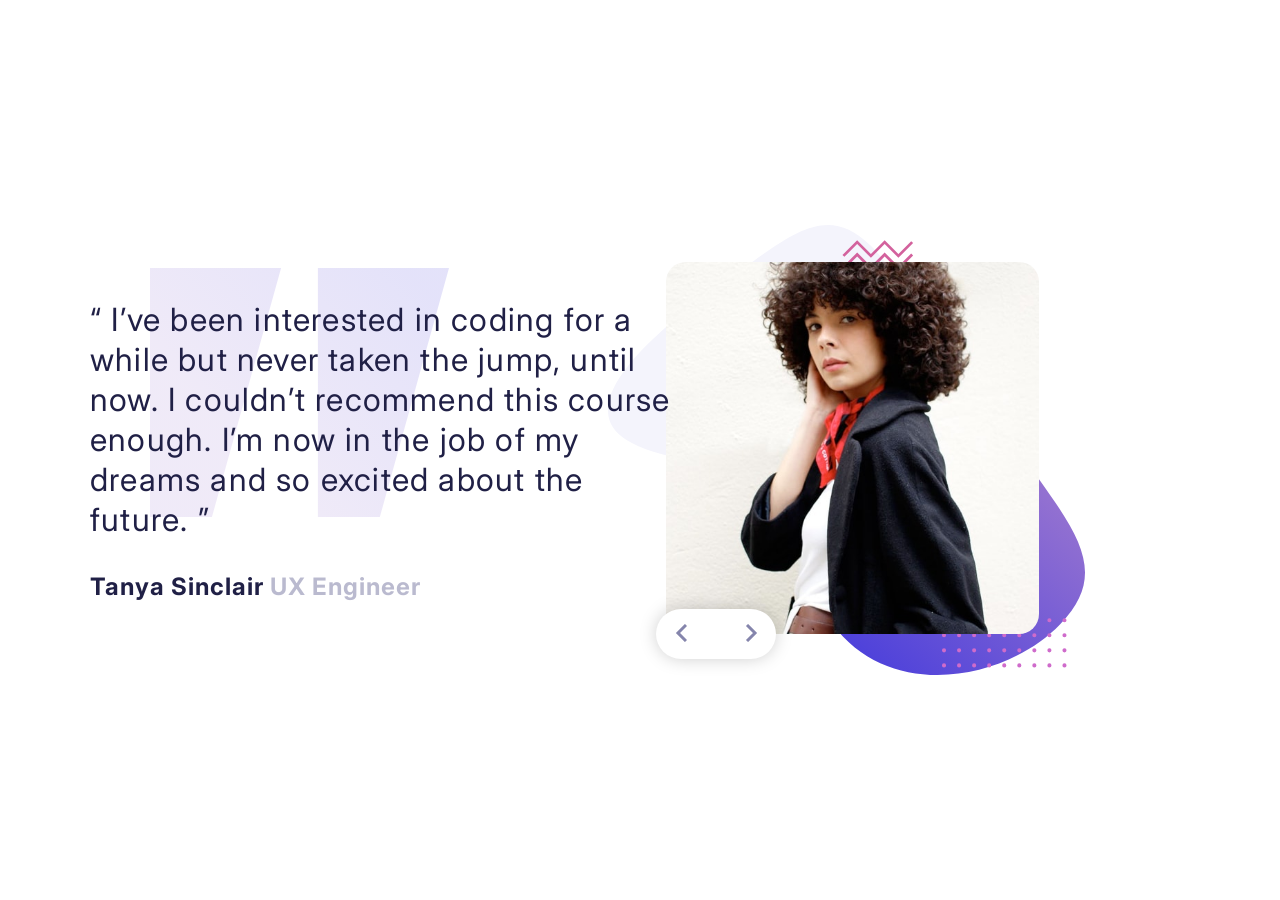
<file: index.html>
<!DOCTYPE html>
<html lang="en">

<head>
  <meta charset="UTF-8">
  <meta name="viewport" content="width=device-width, initial-scale=1.0">

  <link rel="icon" type="image/png" sizes="32x32" href="./images/favicon-32x32.png">
  <link rel="stylesheet" href="./Style/main.css">

  <title>Frontend Mentor | Coding Bootcamp Testimonials Slider</title>

</head>

<body>


  <div class="main-container">

    <div class="main-wrapper">
      <div class="wrapper-text">
        <div class="text">
          <div class="text-float">
          </div>
        </div>
      </div>

      <div class="image-wrapper">
        <div class="image-container">
          
        </div>
  
        <div class="btn-container">
          <button class="prev"><img src="./images/icon-prev.svg" alt="Prev"></button>
          <button class="next"><img src="./images/icon-next.svg" alt="Next"></button>
        </div>
      </div>
    </div>

    
  </div>

  <script src="./Script/apps.js"></script>
</body>

</html>
</file>
<file: Style/main.css>
@import url("https://fonts.googleapis.com/css2?family=Inter:wght@300;500;700&display=swap");
* {
  margin: 0;
  padding: 0;
  box-sizing: border-box;
}

body {
  width: 100%;
  max-width: 1440px;
  min-height: 100vh;
  font-family: "Inter", sans-serif;
  font-size: 1rem;
  display: flex;
  align-items: center;
  justify-content: center;
  padding: 1rem;
  margin: 0 auto;
}

.main-container {
  width: auto;
}
.main-container .main-wrapper {
  display: flex;
  max-width: 1100px;
  justify-content: center;
  align-items: center;
}
@media screen and (max-width: 858px) {
  .main-container .main-wrapper {
    flex-direction: column-reverse;
    gap: 2rem;
    padding: 1rem;
  }
}
.main-container .main-wrapper .wrapper-text {
  display: flex;
  align-items: center;
  width: 100%;
  max-width: 600px;
  flex: 1;
}
.main-container .main-wrapper .text {
  background-image: url(../../images/pattern-quotes.svg);
  background-repeat: no-repeat;
  background-size: 50%;
  background-position: 20% top;
  padding: 2rem 0;
  animation: fade 0.5s ease-in-out;
  margin-right: -5rem;
  z-index: 1;
}
@media screen and (max-width: 858px) {
  .main-container .main-wrapper .text {
    background-position: 50% top;
    background-size: 20%;
    text-align: center;
    margin-right: 0;
  }
}
.main-container .main-wrapper .text .qoutes {
  font-size: 2rem;
  margin-bottom: 2rem;
  color: hsl(240, 38%, 20%);
  letter-spacing: 1.2px;
  line-height: 2.5rem;
  width: 100%;
  max-width: 600px;
  animation: fade 0.5s ease-in-out;
}
@media screen and (max-width: 375px) {
  .main-container .main-wrapper .text .qoutes {
    font-size: 1.5rem;
  }
}
.main-container .main-wrapper .text .name {
  font-weight: 700;
  color: hsl(240, 38%, 20%);
  font-size: 1.5rem;
  letter-spacing: 1px;
  animation: fade 0.5s ease-in-out;
}
@media screen and (max-width: 375px) {
  .main-container .main-wrapper .text .name {
    font-size: 1rem;
  }
}
.main-container .main-wrapper .text .name span {
  color: hsl(240, 18%, 77%);
}
.main-container .main-wrapper .image-wrapper {
  flex: 1;
  position: relative;
  background-image: url(../../images/pattern-bg.svg);
  background-repeat: no-repeat;
  background-size: contain;
  height: 450px;
  width: 100%;
  display: flex;
  align-items: center;
  justify-content: center;
  padding: 2rem;
}
.main-container .main-wrapper .image-wrapper .image-container {
  width: 90%;
}
@media screen and (max-width: 858px) {
  .main-container .main-wrapper .image-wrapper .image-container {
    width: 100%;
    display: flex;
    align-items: center;
    justify-content: center;
  }
}
.main-container .main-wrapper .image-wrapper .image-container #Image-source {
  border-radius: 20px;
  width: 80%;
  animation: fade 0.5s ease-in-out;
}
@media screen and (max-width: 858px) {
  .main-container .main-wrapper .image-wrapper .image-container #Image-source {
    width: 100%;
  }
}
.main-container .main-wrapper .image-wrapper .btn-container {
  background-color: white;
  width: 120px;
  display: flex;
  justify-content: space-between;
  height: 50px;
  border-radius: 25px;
  box-shadow: 0px 0px 18px -1px rgba(0, 0, 0, 0.21);
  position: absolute;
  left: 3rem;
  bottom: 1rem;
}
@media screen and (max-width: 858px) {
  .main-container .main-wrapper .image-wrapper .btn-container {
    left: 50%;
    transform: translateX(-50%);
    height: 40px;
    width: 90px;
  }
}
.main-container .main-wrapper .image-wrapper .btn-container .prev,
.main-container .main-wrapper .image-wrapper .btn-container .next {
  border: none;
  background: none;
  width: 70%;
  border-radius: 15px;
  width: 50px;
}
.main-container .main-wrapper .image-wrapper .btn-container .prev:hover,
.main-container .main-wrapper .image-wrapper .btn-container .next:hover {
  cursor: pointer;
  transition: all 20s ease-in-out;
  opacity: 0.7;
}

@keyframes fade {
  from {
    opacity: 0;
  }
  to {
    opacity: 1;
  }
}/*# sourceMappingURL=main.css.map */
</file>
